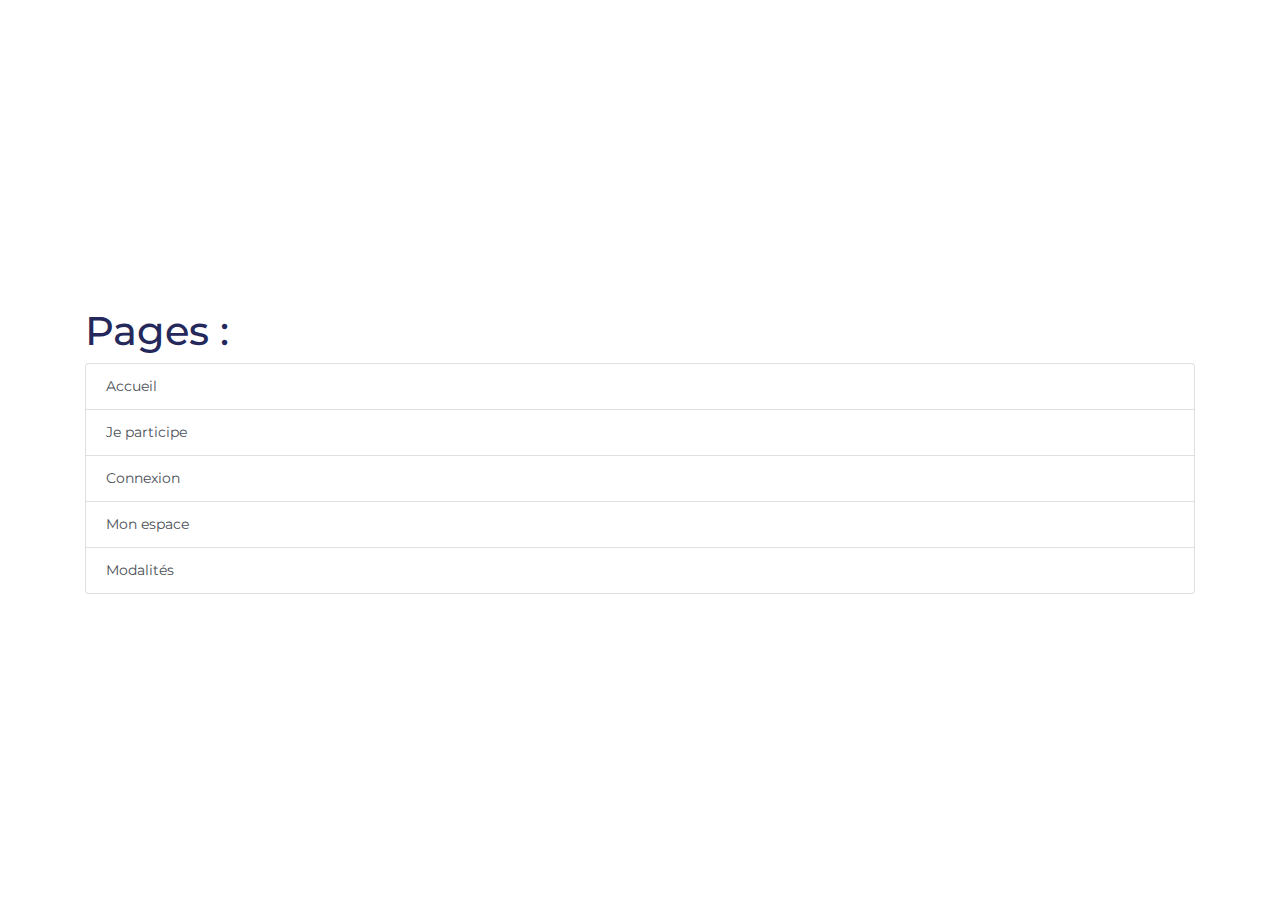
<file: index.html>
<!DOCTYPE html>
<html lang="fr">

<head>
  <meta charset="utf-8">
  <meta http-equiv="X-UA-Compatible" content="IE=edge,chrome=1">
  <meta name="viewport" content="width=device-width, initial-scale=1.0, minimum-scale=1.0, maximum-scale=1.0, user-scalable=no">
  <title>Take Off</title>
  <meta name="description" content="">
  <link rel="stylesheet" href="https://stackpath.bootstrapcdn.com/bootstrap/4.4.1/css/bootstrap.min.css" integrity="sha384-Vkoo8x4CGsO3+Hhxv8T/Q5PaXtkKtu6ug5TOeNV6gBiFeWPGFN9MuhOf23Q9Ifjh" crossorigin="anonymous">
  <link href="https://fonts.googleapis.com/css2?family=Montserrat:wght@400;700&display=swap" rel="stylesheet">
  <link rel="stylesheet" type="text/css" href="css/style.css">
</head>

<body>
  <div class="container d-flex align-items-center justify-content-center" style="height: 100vh;">
    <div class=" w-100">
      <h1>Pages :</h1>
      <div class="list-group">
        <a href="/pages/home.html" class="list-group-item list-group-item-action">Accueil</a>
        <a href="/pages/form.html" class="list-group-item list-group-item-action">Je participe</a>
        <a href="/pages/login.html" class="list-group-item list-group-item-action">Connexion</a>
        <a href="/pages/my-space.html" class="list-group-item list-group-item-action">Mon espace</a>
        <a href="/pages/modalities.html" class="list-group-item list-group-item-action">Modalités</a>
      </div>
    </div>
  </div>
</body>

</html>
</file>
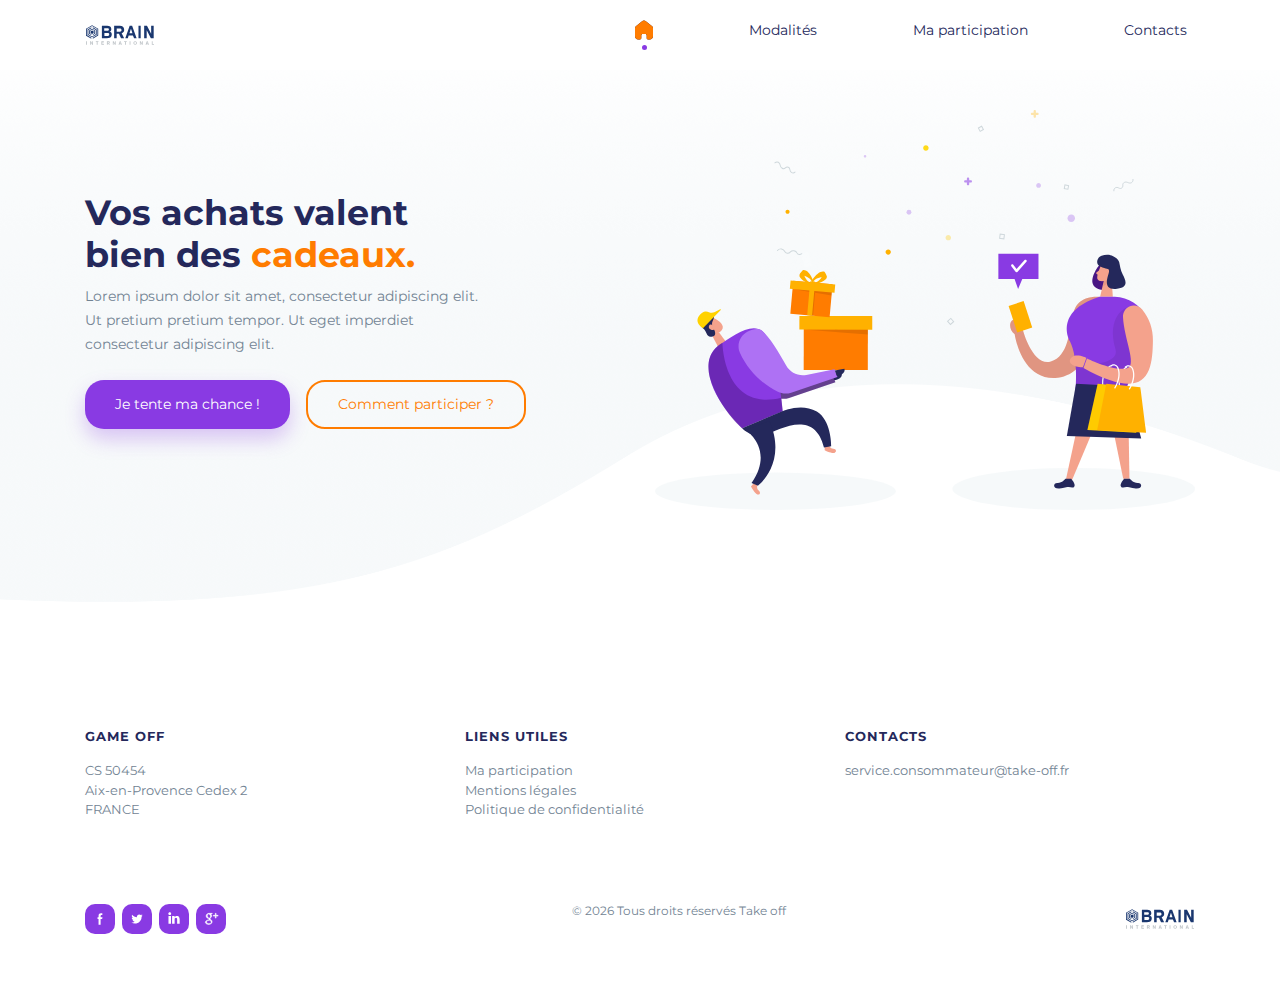
<file: home.html>
<!DOCTYPE html>
<html lang="fr">

<head>
  <meta charset="utf-8">
  <meta http-equiv="X-UA-Compatible" content="IE=edge,chrome=1">
  <meta name="viewport" content="width=device-width, initial-scale=1.0, minimum-scale=1.0, maximum-scale=1.0, user-scalable=no">
  <title>Take Off</title>
  <meta name="description" content="">
  <link rel="stylesheet" href="https://stackpath.bootstrapcdn.com/bootstrap/4.4.1/css/bootstrap.min.css" integrity="sha384-Vkoo8x4CGsO3+Hhxv8T/Q5PaXtkKtu6ug5TOeNV6gBiFeWPGFN9MuhOf23Q9Ifjh" crossorigin="anonymous">
  <link href="https://fonts.googleapis.com/css2?family=Montserrat:wght@400;700&display=swap" rel="stylesheet">
  <link rel="stylesheet" type="text/css" href="css/style.css">
</head>


<body>
  <header>
    <div class="container">
      <nav class="navbar navbar-expand-lg">
        <img src="/assets/imgs/random-logo.svg" class="brand-logo" alt="">
        <button class="btn btn-primary navbar-toggler" type="button" data-toggle="collapse" data-target="#navbarNavAltMarkup" aria-controls="navbarNavAltMarkup" aria-expanded="false" aria-label="Toggle navigation">Menu</button>
        <div class="collapse navbar-collapse justify-content-end" id="navbarNavAltMarkup">
          <div class="navbar-nav">
            <a href="" class="nav-item nav-link home-icon">
              <img src="/assets/icons/home.svg" alt="">
            </a>
            <a class="nav-item nav-link" href="#">Modalités</a>
            <a class="nav-item nav-link" href="login.html">Ma participation</a>
            <span class="nav-item nav-link contact" href="#">Contacts
              <div class="contact-popup">
                <div class="d-flex  mb-2">
                  <div class="icon">
                    <img src="/assets/icons/email.svg" alt="">
                  </div>
                  <p><b>Par mail : <a href="mailto:name@email.com">service consommateur</a> </b><br />
                    en précisant le numéro de l’offre<br />
                    et le numéro de participation.
                  </p>
                </div>
                <div class="d-flex mb-2">
                  <div class="icon">
                    <img src="/assets/icons/courrier.svg" alt="">
                  </div>
                  <p><b>Par courrier :</b><br />
                    TAKE OFF N° XXXX<br />
                    à l’attention du service consommateur<br />
                    CS 50454<br />
                    13096 Aix-en-Provence Cedex 2
                  </p>
                </div>
                <div class="d-flex align-items-center">
                  <div class="icon">
                    <img src="/assets/icons/tel.svg" alt="">
                  </div>
                  <p class="mb-0"><b>Par téléphone</b> : 04 84 49 29 00
                  </p>
                </div>
              </div>
            </span>
          </div>
        </div>
      </nav>
    </div>
  </header>
  <div class="home">
    <div class="container">
      <div class="row">
        <div class="col-lg-6 d-flex flex-column justify-content-center align-items-center align-items-lg-start">
          <div>
            <h1>Vos achats valent<br />
              bien des <span>cadeaux.</span>
            </h1>
            <p class="mb-4">Lorem ipsum dolor sit amet, consectetur adipiscing elit. Ut pretium pretium tempor. Ut eget imperdiet
              consectetur adipiscing elit.</p>
          </div>
          <div class="d-flex flex-column flex-lg-row mb-2 mb-lg-0">
            <a href="form.html" class="btn btn-primary mr-lg-3 mb-4 mb-lg-0">Je tente ma chance&nbsp;!</a>
            <button class="btn btn-secondary" type="button" data-toggle="modal" data-target="#howToModal">Comment participer&nbsp;?</button>
          </div>
        </div>
        <div class="col-lg-6">
          <img class="img-fluid" src="/assets/imgs/home-visuel.svg" alt="">
        </div>
      </div>
    </div>

    <!-- MODAL Comment participer ?  -->
    <div class="modal fade" id="howToModal" tabindex="-1" role="dialog" aria-labelledby="howToModal" aria-hidden="true">
      <div class="modal-dialog" role="document">
        <button type="button" class="close" data-dismiss="modal" aria-label="Close">
          <img class="mb-2" src="/assets/icons/close.svg" alt="">
          Fermer
        </button>
        <div class="modal-content">
          <h5 class="modal-title" id="exampleModalLabel">Comment participer&nbsp;?</h5>
          <div class="steps d-flex justify-content-between flex-column flex-lg-row">
            <div class="d-flex flex-column align-items-center mb-4 mb-lg-0">
              <img src="/assets/imgs/coordonnees.svg" alt="">
              <div class="step">1</div>
              <p>Je renseigne<br />
                mes <b>coordonnées complètes</b> </p>
            </div>
            <div class="d-flex flex-column align-items-center mb-4 mb-lg-0">
              <img src="/assets/imgs/preuves.svg" alt="">
              <div class="step">2</div>
              <p>Je joins<br />
                mes<b>preuves d’achat</b> </p>
            </div>
            <div class="d-flex flex-column align-items-center mb-4 mb-lg-0">
              <img src="/assets/imgs/demande.svg" alt="">
              <div class="step">3</div>
              <p>Je valide<br />
                ma <b>demande</b></p>
            </div>
            <div class="d-flex flex-column align-items-center">
              <img src="/assets/imgs/remboursement.svg" alt="">
              <div class="step">4</div>
              <p>J’obtiens mon <b>remboursement</b><br />
                si ma demande est conforme</p>
            </div>
          </div>
          <button type="button" class="btn btn-primary">Voir les modalités<br>
            de l’offre</button>
        </div>
      </div>
    </div>
    <!-- End MODAL Comment participer ?  -->

  </div>
  <footer>
    <div class="container">
      <div class="row">
        <div class="col-md-4">
          <h2>GAME OFF</h2>
          <ul>
            <li>CS 50454</li>
            <li>Aix-en-Provence Cedex 2</li>
            <li>FRANCE</li>
          </ul>
        </div>
        <div class="col-md-4">
          <h2>LIENS UTILES</h2>
          <ul>
            <li>
              Ma participation
            </li>
            <li>Mentions légales
            </li>
            <li>Politique de confidentialité</li>
          </ul>
        </div>
        <div class="col-md-4">
          <h2>CONTACTS</h2>
          <ul>
            <li>service.consommateur@take-off.fr</li>
          </ul>
        </div>
      </div>
      <div class="d-flex flex-column flex-md-row justify-content-between align-items-center mt-5">
        <div class="d-flex">
          <a class="social-btn" href="">
            <img src="/assets/icons/facebook.svg" alt="">
          </a>
          <a class="social-btn" href="">
            <img src="/assets/icons/twitter.svg" alt="">
          </a>
          <a class="social-btn" href="">
            <img src="/assets/icons/linkedin.svg" alt="">
          </a>
          <a class="social-btn" href="">
            <img src="/assets/icons/google+.svg" alt="">
          </a>
        </div>
        <p class="copyrights mt-3 mt-md-0">©
          <script>document.write(new Date().getFullYear())</script>
          Tous droits réservés Take off</p>
        <img src="/assets/imgs/random-logo.svg" class="brand-logo" alt="">
      </div>
    </div>
  </footer>

  <!-- JS Library -->
  <script src="https://code.jquery.com/jquery-3.4.1.slim.min.js" integrity="sha384-J6qa4849blE2+poT4WnyKhv5vZF5SrPo0iEjwBvKU7imGFAV0wwj1yYfoRSJoZ+n" crossorigin="anonymous"></script>
  <script src="https://cdn.jsdelivr.net/npm/popper.js@1.16.0/dist/umd/popper.min.js" integrity="sha384-Q6E9RHvbIyZFJoft+2mJbHaEWldlvI9IOYy5n3zV9zzTtmI3UksdQRVvoxMfooAo" crossorigin="anonymous"></script>
  <script src="https://stackpath.bootstrapcdn.com/bootstrap/4.4.1/js/bootstrap.min.js" integrity="sha384-wfSDF2E50Y2D1uUdj0O3uMBJnjuUD4Ih7YwaYd1iqfktj0Uod8GCExl3Og8ifwB6" crossorigin="anonymous"></script>
</body>

</html>
</file>
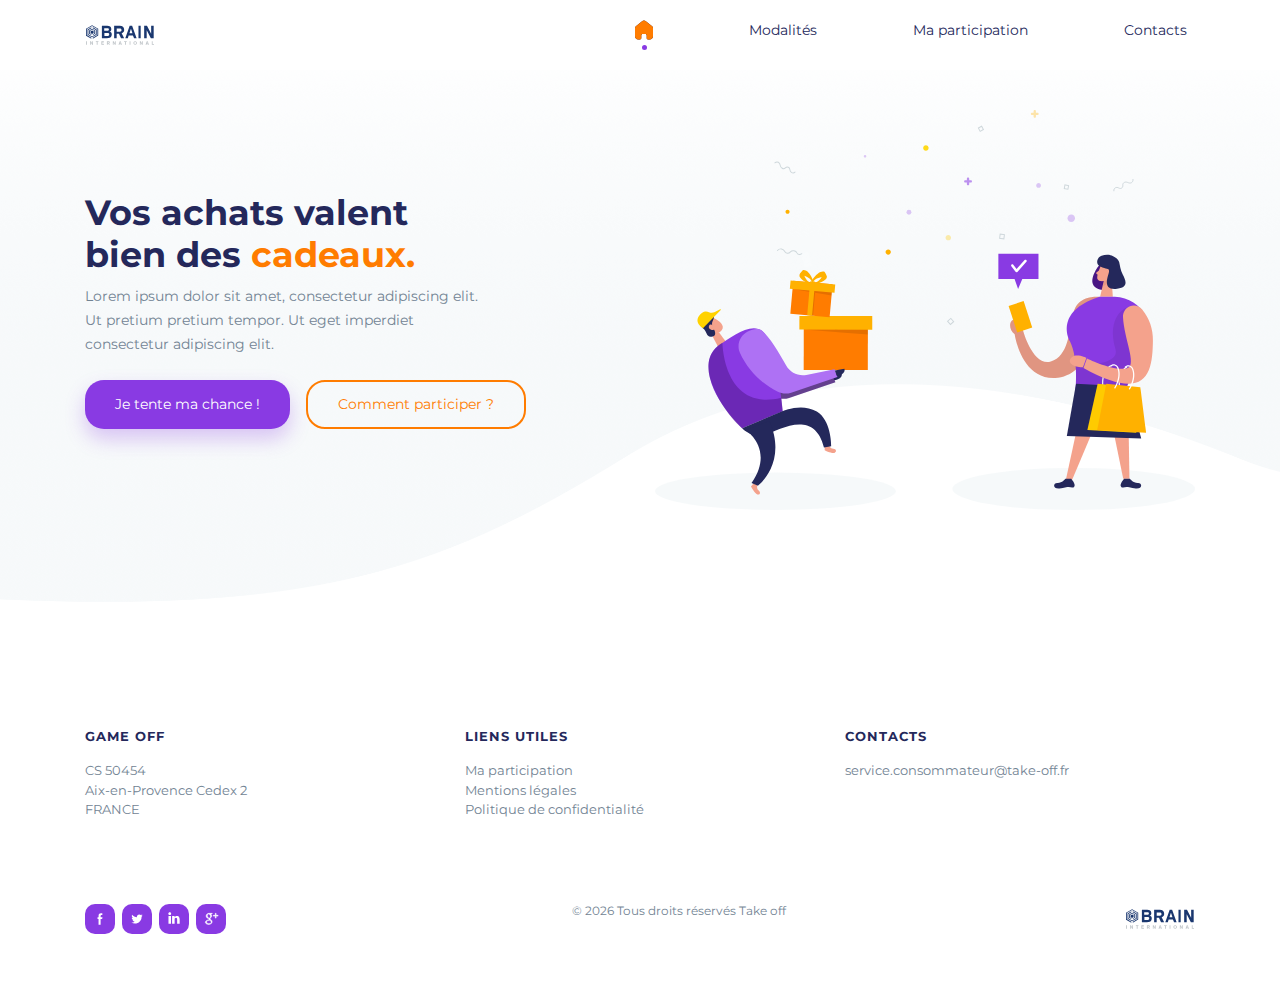
<file: pages/home.html>
<!DOCTYPE html>
<html lang="fr">

<head>
  <meta charset="utf-8">
  <meta http-equiv="X-UA-Compatible" content="IE=edge,chrome=1">
  <meta name="viewport" content="width=device-width, initial-scale=1.0, minimum-scale=1.0, maximum-scale=1.0, user-scalable=no">
  <title>Take Off</title>
  <meta name="description" content="">
  <link rel="stylesheet" href="https://stackpath.bootstrapcdn.com/bootstrap/4.4.1/css/bootstrap.min.css" integrity="sha384-Vkoo8x4CGsO3+Hhxv8T/Q5PaXtkKtu6ug5TOeNV6gBiFeWPGFN9MuhOf23Q9Ifjh" crossorigin="anonymous">
  <link href="https://fonts.googleapis.com/css2?family=Montserrat:wght@400;700&display=swap" rel="stylesheet">
  <link rel="stylesheet" type="text/css" href="/css/style.css">
</head>

<body>
  <header>
    <div class="container">
      <nav class="navbar navbar-expand-lg">
        <div>
          <img src="/assets/imgs/random-logo.svg" class="brand-logo" alt="Logo">
        </div>
        <button class="btn btn-primary navbar-toggler" type="button" data-toggle="collapse" data-target="#navbarNavAltMarkup" aria-controls="navbarNavAltMarkup" aria-expanded="false" aria-label="Toggle navigation">Menu</button>
        <div class="collapse navbar-collapse justify-content-end" id="navbarNavAltMarkup">
          <div class="navbar-nav">
            <a href="home.html" class="nav-item nav-link home-icon">
              <img src="/assets/icons/home.svg" alt="Accueil">
              <span class="d-lg-none ml-2">Accueil</span>
            </a>
            <a class="nav-item nav-link" href="#">Modalités</a>
            <a class="nav-item nav-link" href="login.html">Ma participation</a>
            <span class="nav-item nav-link contact">Contacts
              <div class="contact-popup">
                <div class="d-flex  mb-2">
                  <div class="icon">
                    <img src="/assets/icons/email.svg" alt="Email">
                  </div>
                  <p><b>Par mail : <a href="mailto:name@email.com">service consommateur</a> </b><br />
                    en précisant le numéro de l’offre<br />
                    et le numéro de participation.
                  </p>
                </div>
                <div class="d-flex mb-2">
                  <div class="icon">
                    <img src="/assets/icons/courrier.svg" alt="Par courrier :">
                  </div>
                  <p><b>Par courrier :</b><br />
                    TAKE OFF N° XXXX<br />
                    à l’attention du service consommateur<br />
                    CS 50454<br />
                    13096 Aix-en-Provence Cedex 2
                  </p>
                </div>
                <div class="d-flex align-items-center">
                  <div class="icon">
                    <img src="/assets/icons/tel.svg" alt="Par téléphone">
                  </div>
                  <p class="mb-0"><b>Par téléphone :</b><br class="d-lg-none"> 04 84 49 29 00
                  </p>
                </div>
              </div>
            </span>
          </div>
        </div>
      </nav>
    </div>
  </header>
  <div class="home">
    <div class="container">
      <div class="row">
        <div class="col-lg-6 d-flex flex-column justify-content-center align-items-center align-items-lg-start">
          <div>
            <h1>Vos achats valent<br />
              bien des <span>cadeaux.</span>
            </h1>
            <p class="mb-4">Lorem ipsum dolor sit amet, consectetur adipiscing elit. Ut pretium pretium tempor. Ut eget imperdiet
              consectetur adipiscing elit.</p>
          </div>
          <div class="d-flex flex-column flex-lg-row mb-2 mb-lg-0">
            <a href="form.html" class="btn btn-primary mr-lg-3 mb-4 mb-lg-0">Je tente ma chance&nbsp;!</a>
            <button class="btn btn-secondary" type="button" data-toggle="modal" data-target="#howToModal">Comment participer&nbsp;?</button>
          </div>
        </div>
        <div class="col-lg-6">
          <img class="img-fluid" src="/assets/imgs/home-visuel.svg" alt="Vos achats valent bien des cadeaux.">
        </div>
      </div>
    </div>

    <!-- MODAL Comment participer ?  -->
    <div class="modal fade" id="howToModal" tabindex="-1" role="dialog" aria-labelledby="howToModal" aria-hidden="true">
      <div class="modal-dialog" role="document">
        <button type="button" class="close" data-dismiss="modal" aria-label="Close">
          <img class="mb-2 d-none d-md-block" src="/assets/icons/close.svg" alt="Fermer">
          <img class="mb-2 d-md-none" src="/assets/icons/close-grey.svg" alt="Fermer">
          Fermer
        </button>
        <div class="modal-content">
          <h5 class="modal-title" id="exampleModalLabel">Comment participer&nbsp;?</h5>
          <div class="steps d-flex justify-content-between flex-column flex-lg-row">
            <div class="d-flex flex-column align-items-center mb-4 mb-lg-0">
              <img src="/assets/imgs/coordonnees.svg" alt="Je renseigne mes coordonnées complètes">
              <div class="step">1</div>
              <p>Je renseigne<br />
                mes <b>coordonnées complètes</b></p>
            </div>
            <div class="d-flex flex-column align-items-center mb-4 mb-lg-0">
              <img src="/assets/imgs/preuves.svg" alt="Je joins mes preuves d’achat">
              <div class="step">2</div>
              <p>Je joins<br />
                mes<b>preuves d’achat</b></p>
            </div>
            <div class="d-flex flex-column align-items-center mb-4 mb-lg-0">
              <img src="/assets/imgs/demande.svg" alt="Je valide ma demande">
              <div class="step">3</div>
              <p>Je valide<br />
                ma <b>demande</b></p>
            </div>
            <div class="d-flex flex-column align-items-center">
              <img src="/assets/imgs/remboursement.svg" alt="J’obtiens mon remboursement si ma demande est conforme">
              <div class="step">4</div>
              <p>J’obtiens mon <b>remboursement</b><br />
                si ma demande est conforme</p>
            </div>
          </div>
          <button type="button" class="btn btn-primary">Voir les modalités<br>
            de l’offre</button>
        </div>
      </div>
    </div>
    <!-- End MODAL Comment participer ?  -->

  </div>
  <footer>
    <div class="container">
      <div class="row">
        <div class="col-md-4">
          <h2>GAME OFF</h2>
          <ul>
            <li>CS 50454</li>
            <li>Aix-en-Provence Cedex 2</li>
            <li>FRANCE</li>
          </ul>
        </div>
        <div class="col-md-4">
          <h2>LIENS UTILES</h2>
          <ul>
            <li>
              Ma participation
            </li>
            <li>Mentions légales
            </li>
            <li>Politique de confidentialité</li>
          </ul>
        </div>
        <div class="col-md-4">
          <h2>CONTACTS</h2>
          <ul>
            <li>service.consommateur@take-off.fr</li>
          </ul>
        </div>
      </div>
      <div class="d-flex flex-column flex-md-row justify-content-between align-items-center mt-5">
        <div class="d-flex">
          <a class="social-btn" href="">
            <img src="/assets/icons/facebook.svg" alt="facebook">
          </a>
          <a class="social-btn" href="">
            <img src="/assets/icons/twitter.svg" alt="twitter">
          </a>
          <a class="social-btn" href="">
            <img src="/assets/icons/linkedin.svg" alt="linkedin">
          </a>
          <a class="social-btn" href="">
            <img src="/assets/icons/google+.svg" alt="google+">
          </a>
        </div>
        <p class="copyrights mt-3 mt-md-0">©
          <script>document.write(new Date().getFullYear())</script>
          Tous droits réservés Take off</p>
        <div>
          <img src="/assets/imgs/random-logo.svg" class="brand-logo" alt="Logo">
        </div>
      </div>
    </div>
  </footer>

  <!-- JS Library -->
  <script src="https://code.jquery.com/jquery-3.4.1.slim.min.js" integrity="sha384-J6qa4849blE2+poT4WnyKhv5vZF5SrPo0iEjwBvKU7imGFAV0wwj1yYfoRSJoZ+n" crossorigin="anonymous"></script>
  <script src="https://cdn.jsdelivr.net/npm/popper.js@1.16.0/dist/umd/popper.min.js" integrity="sha384-Q6E9RHvbIyZFJoft+2mJbHaEWldlvI9IOYy5n3zV9zzTtmI3UksdQRVvoxMfooAo" crossorigin="anonymous"></script>
  <script src="https://stackpath.bootstrapcdn.com/bootstrap/4.4.1/js/bootstrap.min.js" integrity="sha384-wfSDF2E50Y2D1uUdj0O3uMBJnjuUD4Ih7YwaYd1iqfktj0Uod8GCExl3Og8ifwB6" crossorigin="anonymous"></script>
</body>

</html>
</file>
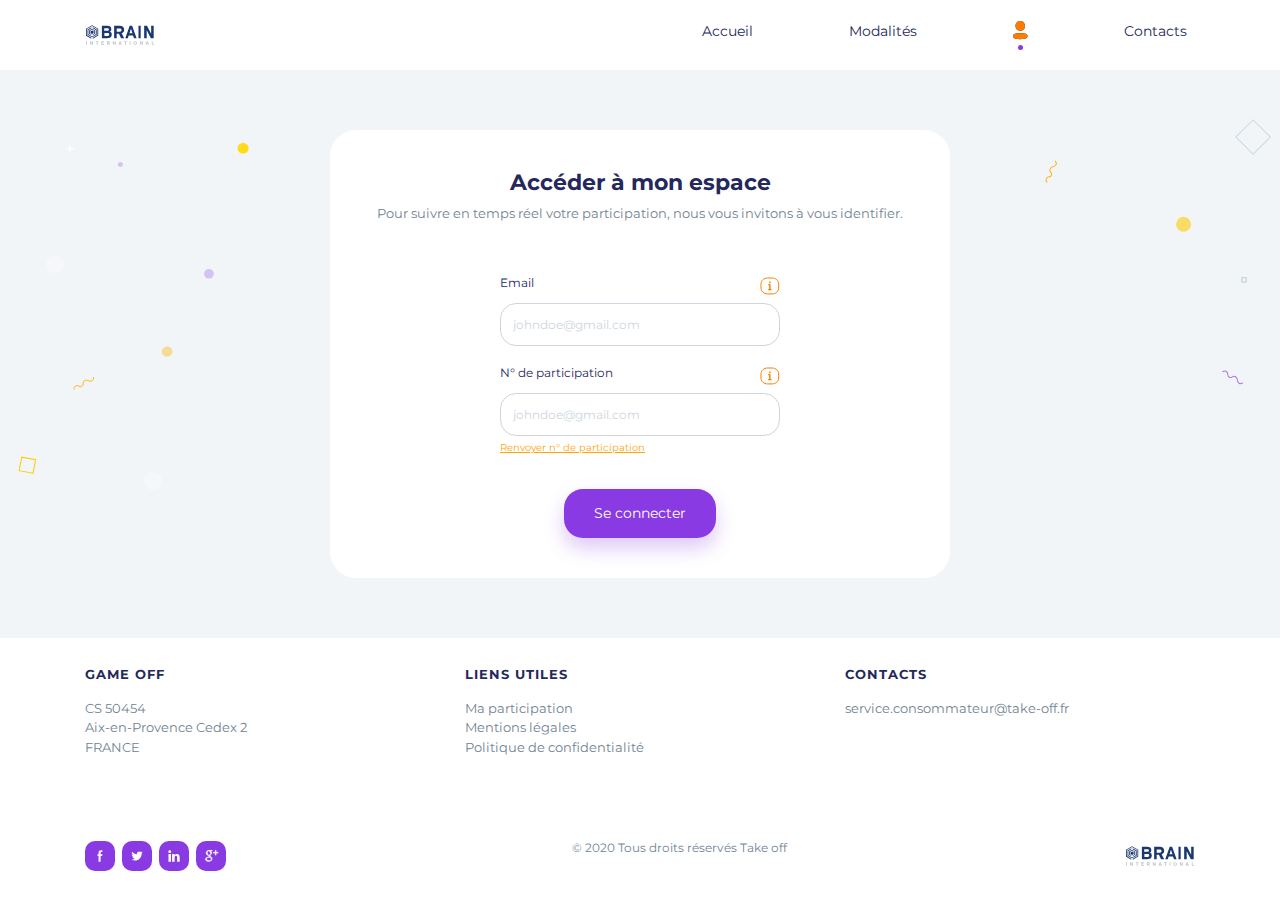
<file: pages/login.html>
<!DOCTYPE html>
<html lang="fr">

<head>
  <meta charset="utf-8">
  <meta http-equiv="X-UA-Compatible" content="IE=edge,chrome=1">
  <meta name="viewport" content="width=device-width, initial-scale=1.0, minimum-scale=1.0, maximum-scale=1.0, user-scalable=no">
  <title>Take Off</title>
  <meta name="description" content="">
  <link rel="stylesheet" href="https://stackpath.bootstrapcdn.com/bootstrap/4.4.1/css/bootstrap.min.css" integrity="sha384-Vkoo8x4CGsO3+Hhxv8T/Q5PaXtkKtu6ug5TOeNV6gBiFeWPGFN9MuhOf23Q9Ifjh" crossorigin="anonymous">
  <link href="https://fonts.googleapis.com/css2?family=Montserrat:wght@400;700&display=swap" rel="stylesheet">
  <link rel="stylesheet" type="text/css" href="/css/style.css">
</head>


<body>

  <header>
    <div class="container">
      <nav class="navbar navbar-expand-lg">
        <div>
          <img src="/assets/imgs/random-logo.svg" class="brand-logo" alt="Logo">
        </div>
        <button class="btn btn-primary navbar-toggler" type="button" data-toggle="collapse" data-target="#navbarNavAltMarkup" aria-controls="navbarNavAltMarkup" aria-expanded="false" aria-label="Toggle navigation">Menu</button>
        <div class="collapse navbar-collapse justify-content-end" id="navbarNavAltMarkup">
          <div class="navbar-nav">
            <a class="nav-item nav-link" href="home.html">Accueil</a>
            <a class="nav-item nav-link" href="#">Modalités</a>
            <a href="" class="nav-item nav-link home-icon">
              <img src="/assets/icons/account.svg" alt="Connexion">
            </a>
            <span class="nav-item nav-link contact">Contacts
              <div class="contact-popup">
                <div class="d-flex  mb-2">
                  <div class="icon">
                    <img src="/assets/icons/email.svg" alt="Email">
                  </div>
                  <p><b>Par mail : <a href="mailto:name@email.com">service consommateur</a> </b><br />
                    en précisant le numéro de l’offre<br />
                    et le numéro de participation.
                  </p>
                </div>
                <div class="d-flex mb-2">
                  <div class="icon">
                    <img src="/assets/icons/courrier.svg" alt="Par courrier :">
                  </div>
                  <p><b>Par courrier :</b><br />
                    TAKE OFF N° XXXX<br />
                    à l’attention du service consommateur<br />
                    CS 50454<br />
                    13096 Aix-en-Provence Cedex 2
                  </p>
                </div>
                <div class="d-flex align-items-center">
                  <div class="icon">
                    <img src="/assets/icons/tel.svg" alt="Par téléphone">
                  </div>
                  <p class="mb-0"><b>Par téléphone :</b><br class="d-lg-none"> 04 84 49 29 00
                  </p>
                </div>
              </div>
            </span>
          </div>
        </div>
      </nav>
    </div>
  </header>

  <div class="login">
    <div class="container">
      <div class="login-container">
        <h1>Accéder à mon espace</h1>
        <p class="instruction">Pour suivre en temps réel votre participation, nous vous invitons à vous identifier.</p>
        <form class="login-form mt-5">

          <div class="form-group">
            <div class="d-flex justify-content-between align-items-center mb-2">
              <label class="mb-0">Email</label>
              <img class="custom-tooltip" data-toggle="tooltip" data-placement="top" data-html="true" title="
                <p>Votre remboursement sera effectué par <b>virement bancaire</b>. 
                Merci d’indiquer votre IBAN figurant sur votre RIB.</p>
                <p>Un IBAN/BIC permet uniquement d’effectuer des virements sur votre compte. Ce site garantit la <b>protection de des informations</b> saisies (vos données sont chiffrées puis envoyées de manière sécurisée au serveur).</p>
                <p>Vos coordonnées seront uniquement utilisées pour répondre à votre demande et ne seront ni stockées, ni utilisées à d’autres fins.</p>" src="/assets/icons/info.svg" alt="Informations">
            </div>
            <input placeholder="johndoe@gmail.com" type="text" class="form-control" id="firstName">
            <div class="invalid-feedback">
              Exemple 0615839278
            </div>
          </div>

          <div class="form-group">
            <div class="d-flex justify-content-between align-items-center mb-2">
              <label class="mb-0">N° de participation</label>
              <img class="custom-tooltip" data-toggle="tooltip" data-placement="top" data-html="true" title="
                <p>Votre remboursement sera effectué par <b>virement bancaire</b>. 
                Merci d’indiquer votre IBAN figurant sur votre RIB.</p>
                <p>Un IBAN/BIC permet uniquement d’effectuer des virements sur votre compte. Ce site garantit la <b>protection de des informations</b> saisies (vos données sont chiffrées puis envoyées de manière sécurisée au serveur).</p>
                <p>Vos coordonnées seront uniquement utilisées pour répondre à votre demande et ne seront ni stockées, ni utilisées à d’autres fins.</p>" src="/assets/icons/info.svg" alt="Informations">
            </div>
            <input placeholder="johndoe@gmail.com" type="text" class="form-control" id="firstName">
            <div class="invalid-feedback">
              Exemple 0615839278
            </div>
            <a class="form-link" href="">Renvoyer n° de participation</a>
          </div>

          <button class="btn btn-primary mt-3" type="submit">Se connecter</button>
        </form>
      </div>
    </div>
  </div>

  <footer>
    <div class="container">
      <div class="row">
        <div class="col-lg-4">
          <h2>GAME OFF</h2>
          <ul>
            <li>CS 50454</li>
            <li>Aix-en-Provence Cedex 2</li>
            <li>FRANCE</li>
          </ul>
        </div>
        <div class="col-lg-4">
          <h2>LIENS UTILES</h2>
          <ul>
            <li>
              Ma participation
            </li>
            <li>Mentions légales
            </li>
            <li>Politique de confidentialité</li>
          </ul>
        </div>
        <div class="col-lg-4">
          <h2>CONTACTS</h2>
          <ul>
            <li>service.consommateur@take-off.fr</li>
          </ul>
        </div>
      </div>
      <div class="d-flex flex-column flex-lg-row justify-content-between align-items-center mt-5">
        <div class="d-flex">
          <a class="social-btn" href="">
            <img src="/assets/icons/facebook.svg" alt="facebook">
          </a>
          <a class="social-btn" href="">
            <img src="/assets/icons/twitter.svg" alt="twitter">
          </a>
          <a class="social-btn" href="">
            <img src="/assets/icons/linkedin.svg" alt="linkedin">
          </a>
          <a class="social-btn" href="">
            <img src="/assets/icons/google+.svg" alt="google+">
          </a>
        </div>
        <p class="copyrights">© 2020 Tous droits réservés Take off</p>
        <div>
          <img src="/assets/imgs/random-logo.svg" class="brand-logo" alt="Logo">
        </div>
      </div>
    </div>
  </footer>

  <!-- JS Library -->

  <script src="https://code.jquery.com/jquery-3.4.1.slim.min.js" integrity="sha384-J6qa4849blE2+poT4WnyKhv5vZF5SrPo0iEjwBvKU7imGFAV0wwj1yYfoRSJoZ+n" crossorigin="anonymous"></script>
  <script src="https://cdn.jsdelivr.net/npm/popper.js@1.16.0/dist/umd/popper.min.js" integrity="sha384-Q6E9RHvbIyZFJoft+2mJbHaEWldlvI9IOYy5n3zV9zzTtmI3UksdQRVvoxMfooAo" crossorigin="anonymous"></script>
  <script src="https://stackpath.bootstrapcdn.com/bootstrap/4.4.1/js/bootstrap.min.js" integrity="sha384-wfSDF2E50Y2D1uUdj0O3uMBJnjuUD4Ih7YwaYd1iqfktj0Uod8GCExl3Og8ifwB6" crossorigin="anonymous"></script>
  <script src="/js.js"></script>
</body>

</html>
</file>
<file: css/style.css>
body {
  font-family: "Montserrat", sans-serif;
  font-weight: 400;
  color: #24285b;
  font-size: 14px;
}

ul {
  padding: 0;
}

li {
  list-style-type: none;
}

a {
  color: #24285b;
  cursor: pointer;
}

a:hover {
  color: #24285b;
  text-decoration: underline;
}

a.nav-link:hover {
  color: #24285b;
  text-decoration: underline;
}

.btn {
  border-radius: 19px;
  min-height: 49px;
  padding: 7px 30px;
  font-size: 14px;
  color: white;
  display: -webkit-box;
  display: -ms-flexbox;
  display: flex;
  -webkit-box-pack: center;
      -ms-flex-pack: center;
          justify-content: center;
  -webkit-box-align: center;
      -ms-flex-align: center;
          align-items: center;
  line-height: 18px;
}

.btn:hover {
  color: white;
}

.btn-primary {
  border: none;
  background-color: #893ae3;
  -webkit-box-shadow: 0 10px 20px 0 rgba(137, 58, 227, 0.28);
          box-shadow: 0 10px 20px 0 rgba(137, 58, 227, 0.28);
}

.btn-primary:hover {
  background-color: #893ae3;
}

.btn-secondary {
  background: transparent;
  color: #ff7c00;
  border-color: #ff7c00;
  border-width: 2px;
}

.btn-secondary:hover {
  background: transparent;
  color: #ff7c00;
  border-color: #ff7c00;
}

.btn-secondary:focus {
  background: transparent;
  color: #ff7c00;
  border-color: #ff7c00;
  -webkit-box-shadow: unset;
          box-shadow: unset;
}

.btn-form {
  border: none;
  background-color: #ff7c00;
  -webkit-box-shadow: 0 10px 20px 0 rgba(255, 124, 0, 0.28);
          box-shadow: 0 10px 20px 0 rgba(255, 124, 0, 0.28);
}

.btn-form:disabled {
  background-color: #ff7c00;
}

.brand-logo {
  height: 70px;
}

form .form-control {
  border-radius: 16px;
  border-color: #cdd6de;
  font-size: 12px;
  resize: none;
  color: #cdd6de;
  display: -webkit-box;
  display: -ms-flexbox;
  display: flex;
  -webkit-box-align: center;
      -ms-flex-align: center;
          align-items: center;
}

@media (min-width: 992px) {
  form .form-control {
    width: 280px;
  }
}

form .form-control:focus {
  border-color: #893ae3;
  outline: none;
  -webkit-box-shadow: none;
          box-shadow: none;
}

form .form-control::-webkit-input-placeholder {
  color: #cdd6de;
}

form .form-control:not(textarea) {
  height: 43px;
}

form label {
  font-size: 12px;
}

form .custom-checkbox .custom-control-input:checked ~ .custom-control-label::before {
  background-color: #893ae3 !important;
  border-color: #893ae3 !important;
}

form .custom-checkbox .custom-control-input.is-valid ~ .custom-control-label {
  color: #728393;
}

form .custom-checkbox .custom-control-input.is-invalid ~ .custom-control-label {
  color: #728393;
}

form .custom-checkbox .custom-control-input.is-invalid ~ .custom-control-label::before {
  border-color: #893ae3 !important;
}

form .custom-checkbox .custom-control-input:focus:before {
  -webkit-box-shadow: unset !important;
          box-shadow: unset !important;
  border-color: #893ae3 !important;
}

form .custom-checkbox .custom-control-input:before {
  -webkit-box-shadow: unset !important;
          box-shadow: unset !important;
  border-color: #893ae3 !important;
}

form .custom-control-label {
  color: #728393;
  padding: 3px;
  cursor: pointer;
}

.custom-tooltip {
  padding-top: 5px;
}

.tooltip .tooltip-inner {
  opacity: 1;
  background-color: white;
  -webkit-box-shadow: 0 7px 34px 0 rgba(114, 131, 147, 0.21);
          box-shadow: 0 7px 34px 0 rgba(114, 131, 147, 0.21);
  border-radius: 10px;
  color: #24285b;
  max-width: 436px;
  padding: 20px 20px 10px;
  text-align: left;
  font-size: 11px;
}

.tooltip.show {
  opacity: 1;
}

.tooltip .arrow:before {
  border-top-color: white;
}

.modal {
  background-color: rgba(73, 22, 131, 0.8);
}

@media (min-width: 992px) {
  .modal .modal-dialog {
    max-width: 850px;
  }
}

.modal .close {
  font-size: 12px;
  text-shadow: none;
  font-weight: 400;
  display: -webkit-box;
  display: -ms-flexbox;
  display: flex;
  -webkit-box-orient: vertical;
  -webkit-box-direction: normal;
      -ms-flex-direction: column;
          flex-direction: column;
  -webkit-box-align: center;
      -ms-flex-align: center;
          align-items: center;
  position: absolute;
  opacity: 1;
  cursor: pointer;
  right: 20px;
  top: 20px;
  z-index: 1;
  color: #cdd6de;
}

@media (min-width: 768px) {
  .modal .close {
    right: -70px;
    top: unset;
    color: white;
  }
}

.modal .modal-content {
  padding: 40px 80px;
  border-radius: 26px;
  display: -webkit-box;
  display: -ms-flexbox;
  display: flex;
  -webkit-box-align: center;
      -ms-flex-align: center;
          align-items: center;
}

.modal .modal-content h5 {
  font-size: 20px;
  font-weight: 700;
  text-align: center;
  margin-bottom: 30px;
}

header .navbar {
  padding: 0;
}

header .navbar .navbar-collapse {
  background-color: #893ae3;
  color: white;
  border-radius: 20px;
}

@media (min-width: 992px) {
  header .navbar .navbar-collapse {
    background-color: transparent;
  }
}

header .navbar .nav-link {
  position: relative;
  border-bottom: 1px solid rgba(255, 255, 255, 0.4);
  padding: 15px 30px;
  color: white;
}

@media (min-width: 992px) {
  header .navbar .nav-link {
    margin-left: 80px;
    border-bottom: none;
    color: #24285b;
  }
}

header .navbar .nav-link.contact:hover .contact-popup {
  display: block;
  opacity: 1;
}

header .navbar .home-icon {
  display: -webkit-box;
  display: -ms-flexbox;
  display: flex;
  -webkit-box-align: center;
      -ms-flex-align: center;
          align-items: center;
}

@media (min-width: 992px) {
  header .navbar .home-icon {
    -webkit-box-orient: vertical;
    -webkit-box-direction: normal;
        -ms-flex-direction: column;
            flex-direction: column;
  }
}

header .navbar .home-icon::after {
  margin-top: 5px;
  content: "";
  display: block;
  width: 5px;
  height: 5px;
  border-radius: 5px;
  background-color: #893ae3;
}

header .contact-popup {
  -webkit-transition: opacity 0.2s;
  transition: opacity 0.2s;
  display: none;
  opacity: 0;
  position: absolute;
  background-color: white;
  -webkit-box-shadow: 0 7px 34px 0 rgba(114, 131, 147, 0.21);
          box-shadow: 0 7px 34px 0 rgba(114, 131, 147, 0.21);
  border-radius: 10px;
  max-width: 430px;
  width: 100%;
  left: 0;
  top: 50px;
  padding: 30px 20px 30px 0;
  z-index: 2;
  line-height: 18px;
  color: #24285b;
}

@media (min-width: 992px) {
  header .contact-popup {
    width: 430px;
    right: 0;
    left: unset;
    top: 45px;
  }
}

header .contact-popup::before {
  content: "";
  position: absolute;
  top: -7px;
  left: 50px;
  display: block;
  width: 0;
  height: 0;
  border-left: 8px solid transparent;
  border-right: 8px solid transparent;
  border-bottom: 8px solid white;
}

@media (min-width: 992px) {
  header .contact-popup::before {
    right: 32px;
    left: unset;
  }
}

header .contact-popup .icon {
  -ms-flex-negative: 0;
      flex-shrink: 0;
  margin: 0 20px;
  background-color: #893ae3;
  width: 35px;
  height: 35px;
  display: -webkit-box;
  display: -ms-flexbox;
  display: flex;
  -webkit-box-align: center;
      -ms-flex-align: center;
          align-items: center;
  -webkit-box-pack: center;
      -ms-flex-pack: center;
          justify-content: center;
  border-radius: 35px;
}

header .contact-popup a {
  text-decoration: underline;
}

.home {
  background-image: url("/assets/imgs/home-background.png");
  background-size: cover;
  background-position: center;
  padding: 40px 0 140px;
  margin-bottom: 50px;
}

.home h1 {
  font-size: 30px;
  font-weight: 700;
}

@media (min-width: 992px) {
  .home h1 {
    font-size: 35px;
  }
}

.home h1 span {
  color: #ff7c00;
}

.home p {
  max-width: 400px;
  color: #728393;
  line-height: 24px;
}

.home .modal .modal-content .steps {
  margin-bottom: 40px;
  width: 100%;
}

.home .modal .modal-content .steps > *:first-child img {
  margin-bottom: -30px;
}

.home .modal .modal-content .steps > *:nth-child(2) img {
  margin-bottom: -10px;
}

.home .modal .modal-content .steps > *:nth-child(3) img {
  margin-bottom: 27px;
}

.home .modal .modal-content .steps > *:nth-child(4) img {
  margin-bottom: 42px;
}

.home .modal .modal-content p {
  color: #24285b;
  font-size: 13px;
  text-align: center;
  line-height: 17px;
  margin-top: 15px;
}

.home .modal .modal-content .step {
  height: 32px;
  width: 32px;
  border: 2px solid #cdd6de;
  border-radius: 32px;
  display: -webkit-box;
  display: -ms-flexbox;
  display: flex;
  -webkit-box-pack: center;
      -ms-flex-pack: center;
          justify-content: center;
  -webkit-box-align: center;
      -ms-flex-align: center;
          align-items: center;
}

.home .modal .modal-content .btn {
  height: 58px;
}

footer {
  padding: 30px 0;
}

footer h2 {
  font-size: 13px;
  color: #24285b;
  font-weight: 700;
  letter-spacing: 1px;
  line-height: 12px;
  margin-bottom: 19px;
  margin-top: 15px;
}

@media (min-width: 992px) {
  footer h2 {
    margin-top: 0px;
  }
}

footer li {
  font-size: 13px;
  color: #728393;
}

footer .social-btn {
  background-color: #893ae3;
  width: 30px;
  height: 30px;
  display: -webkit-box;
  display: -ms-flexbox;
  display: flex;
  -webkit-box-pack: center;
      -ms-flex-pack: center;
          justify-content: center;
  -webkit-box-align: center;
      -ms-flex-align: center;
          align-items: center;
  border-radius: 10px;
  margin-right: 7px;
}

footer .copyrights {
  color: #728393;
  font-size: 12px;
}

.form,
.modalities {
  background-image: url("/assets/imgs/form-bg.svg");
  background-size: cover;
  background-position: top center;
  padding: 60px 0;
}

.form .form-container,
.form .modalities-container,
.modalities .form-container,
.modalities .modalities-container {
  background-color: white;
  border-radius: 26px;
  max-width: 980px;
  margin: auto;
}

.form .form-container h1,
.form .modalities-container h1,
.modalities .form-container h1,
.modalities .modalities-container h1 {
  font-weight: 700;
  text-align: center;
  font-size: 20px;
}

@media (min-width: 992px) {
  .form .form-container h1,
  .form .modalities-container h1,
  .modalities .form-container h1,
  .modalities .modalities-container h1 {
    font-size: 22px;
  }
}

.form .form-container .instruction,
.form .modalities-container .instruction,
.modalities .form-container .instruction,
.modalities .modalities-container .instruction {
  color: #728393;
  font-size: 13px;
  text-align: center;
}

.form .form-container .instruction .orange,
.form .modalities-container .instruction .orange,
.modalities .form-container .instruction .orange,
.modalities .modalities-container .instruction .orange {
  color: #ff7c00;
}

.form .form-container .nav,
.form .modalities-container .nav,
.modalities .form-container .nav,
.modalities .modalities-container .nav {
  display: -webkit-box;
  display: -ms-flexbox;
  display: flex;
  padding: 10px 0;
  height: 60px;
}

.form .form-container .nav .icon-grey,
.form .modalities-container .nav .icon-grey,
.modalities .form-container .nav .icon-grey,
.modalities .modalities-container .nav .icon-grey {
  fill: #cdd6de;
  stroke: #cdd6de;
}

.form .form-container .nav #validation-text,
.form .form-container .nav #shop-text,
.form .modalities-container .nav #validation-text,
.form .modalities-container .nav #shop-text,
.modalities .form-container .nav #validation-text,
.modalities .form-container .nav #shop-text,
.modalities .modalities-container .nav #validation-text,
.modalities .modalities-container .nav #shop-text {
  display: none;
}

@media (min-width: 576px) {
  .form .form-container .nav #validation-text,
  .form .form-container .nav #shop-text,
  .form .modalities-container .nav #validation-text,
  .form .modalities-container .nav #shop-text,
  .modalities .form-container .nav #validation-text,
  .modalities .form-container .nav #shop-text,
  .modalities .modalities-container .nav #validation-text,
  .modalities .modalities-container .nav #shop-text {
    display: block;
  }
}

@media (min-width: 576px) {
  .form .form-container .nav #shop-icon,
  .form .form-container .nav #validation-icon,
  .form .modalities-container .nav #shop-icon,
  .form .modalities-container .nav #validation-icon,
  .modalities .form-container .nav #shop-icon,
  .modalities .form-container .nav #validation-icon,
  .modalities .modalities-container .nav #shop-icon,
  .modalities .modalities-container .nav #validation-icon {
    display: none;
  }
}

.form .form-container .nav .nav-link,
.form .modalities-container .nav .nav-link,
.modalities .form-container .nav .nav-link,
.modalities .modalities-container .nav .nav-link {
  display: -webkit-box;
  display: -ms-flexbox;
  display: flex;
  -webkit-box-flex: 0;
      -ms-flex: 0 0 33.33%;
          flex: 0 0 33.33%;
  -webkit-box-pack: center;
      -ms-flex-pack: center;
          justify-content: center;
  -webkit-box-align: center;
      -ms-flex-align: center;
          align-items: center;
  padding: 0;
}

.form .form-container .progress-bar-container,
.form .modalities-container .progress-bar-container,
.modalities .form-container .progress-bar-container,
.modalities .modalities-container .progress-bar-container {
  height: 2px;
  width: 100%;
  background-color: #ebf1f4;
}

.form .form-container .progress-bar-container .progress-bar,
.form .modalities-container .progress-bar-container .progress-bar,
.modalities .form-container .progress-bar-container .progress-bar,
.modalities .modalities-container .progress-bar-container .progress-bar {
  width: 15.5%;
  height: 2px;
  background-color: #893ae3;
  -webkit-transition: width 0.2s;
  transition: width 0.2s;
}

.form .form-container .tab-content,
.form .modalities-container .tab-content,
.modalities .form-container .tab-content,
.modalities .modalities-container .tab-content {
  font-size: 12px;
}

.form .form-container .tab-content .custom-radio .custom-control-label::before,
.form .modalities-container .tab-content .custom-radio .custom-control-label::before,
.modalities .form-container .tab-content .custom-radio .custom-control-label::before,
.modalities .modalities-container .tab-content .custom-radio .custom-control-label::before {
  border-radius: 7px;
  border: 1px solid #cdd6de;
  width: 20px;
  height: 20px;
}

.form .form-container .tab-content .custom-radio .custom-control-input:checked ~ .custom-control-label::before,
.form .modalities-container .tab-content .custom-radio .custom-control-input:checked ~ .custom-control-label::before,
.modalities .form-container .tab-content .custom-radio .custom-control-input:checked ~ .custom-control-label::before,
.modalities .modalities-container .tab-content .custom-radio .custom-control-input:checked ~ .custom-control-label::before {
  background-color: transparent;
}

.form .form-container .tab-content .custom-radio .custom-control-input:checked ~ .custom-control-label::after,
.form .modalities-container .tab-content .custom-radio .custom-control-input:checked ~ .custom-control-label::after,
.modalities .form-container .tab-content .custom-radio .custom-control-input:checked ~ .custom-control-label::after,
.modalities .modalities-container .tab-content .custom-radio .custom-control-input:checked ~ .custom-control-label::after {
  content: "";
  background-image: none;
  width: 8px;
  height: 8px;
  border-radius: 8px;
  background-color: #ff7c00;
  top: 10px;
  left: -18px;
}

.form .form-container .tab-content .custom-radio .custom-control-label,
.form .modalities-container .tab-content .custom-radio .custom-control-label,
.modalities .form-container .tab-content .custom-radio .custom-control-label,
.modalities .modalities-container .tab-content .custom-radio .custom-control-label {
  padding: 5px;
  cursor: pointer;
}

.form .form-container .form-content,
.form .modalities-container .form-content,
.modalities .form-container .form-content,
.modalities .modalities-container .form-content {
  padding: 20px;
}

@media (min-width: 768px) {
  .form .form-container .form-content,
  .form .modalities-container .form-content,
  .modalities .form-container .form-content,
  .modalities .modalities-container .form-content {
    padding: 40px 140px;
  }
}

.form .custom-select,
.modalities .custom-select {
  display: block;
  color: #cdd6de;
}

.form h2,
.modalities h2 {
  font-size: 18px;
  font-weight: 700;
}

.form .form-footer,
.modalities .form-footer {
  border-top: 2px solid #ebf1f4;
  padding: 10px 20px;
  display: -webkit-box;
  display: -ms-flexbox;
  display: flex;
  -webkit-box-align: center;
      -ms-flex-align: center;
          align-items: center;
  -webkit-box-pack: justify;
      -ms-flex-pack: justify;
          justify-content: space-between;
}

@media (min-width: 576px) {
  .form .form-footer,
  .modalities .form-footer {
    padding: 10px 140px;
  }
}

.form .back-btn,
.modalities .back-btn {
  color: #893ae3;
}

.form .file-upload,
.modalities .file-upload {
  width: 100%;
  height: 91px;
  border: 2px solid #cdd6de;
  border-radius: 10px;
  display: -webkit-box;
  display: -ms-flexbox;
  display: flex;
  -webkit-box-pack: center;
      -ms-flex-pack: center;
          justify-content: center;
  -webkit-box-align: center;
      -ms-flex-align: center;
          align-items: center;
  z-index: 1;
}

.form .file-upload .body,
.modalities .file-upload .body {
  z-index: 0;
  display: -webkit-box;
  display: -ms-flexbox;
  display: flex;
  -webkit-box-align: center;
      -ms-flex-align: center;
          align-items: center;
}

.form .file-upload .body img,
.modalities .file-upload .body img {
  margin-right: 3px;
}

.form .file-upload #file,
.modalities .file-upload #file {
  display: none;
}

.form .file-upload .btn,
.modalities .file-upload .btn {
  color: #893ae3;
  font-size: 12px;
  padding: 0;
  border: none;
}

.form .file-upload.drag-over,
.modalities .file-upload.drag-over {
  border-color: #893ae3;
}

.form .invoice-separator,
.modalities .invoice-separator {
  display: -webkit-box;
  display: -ms-flexbox;
  display: flex;
  -webkit-box-align: center;
      -ms-flex-align: center;
          align-items: center;
  margin: 30px 0 40px;
}

.form .invoice-separator hr,
.modalities .invoice-separator hr {
  margin: 0 10px 0 0;
  width: 100%;
}

.form .invoice-separator > img,
.modalities .invoice-separator > img {
  cursor: pointer;
}

.form .info-block,
.modalities .info-block {
  display: -webkit-box;
  display: -ms-flexbox;
  display: flex;
  background-color: #893ae3;
  color: white;
  padding: 20px 0;
  border-radius: 10px;
  -webkit-box-align: center;
      -ms-flex-align: center;
          align-items: center;
}

.form .info-block > *:first-child,
.modalities .info-block > *:first-child {
  display: -webkit-box;
  display: -ms-flexbox;
  display: flex;
  -webkit-box-pack: center;
      -ms-flex-pack: center;
          justify-content: center;
  -webkit-box-align: center;
      -ms-flex-align: center;
          align-items: center;
  -webkit-box-flex: 0;
      -ms-flex: 0 0 40%;
          flex: 0 0 40%;
}

.form #feedback,
.modalities #feedback {
  max-width: 700px;
  display: none;
}

.form h3,
.modalities h3 {
  font-size: 13px;
}

.form .file-status,
.modalities .file-status {
  display: -webkit-box;
  display: -ms-flexbox;
  display: flex;
  -webkit-box-pack: justify;
      -ms-flex-pack: justify;
          justify-content: space-between;
  -webkit-box-align: center;
      -ms-flex-align: center;
          align-items: center;
  margin: 20px 0 40px 0;
  width: 100%;
}

@media (min-width: 992px) {
  .form .file-status,
  .modalities .file-status {
    margin: 20px 0 40px 15px;
    width: 400px;
    -webkit-box-orient: horizontal;
    -webkit-box-direction: normal;
        -ms-flex-direction: row;
            flex-direction: row;
  }
}

.form .file-status.error,
.modalities .file-status.error {
  width: 100%;
}

@media (min-width: 992px) {
  .form .file-status.error,
  .modalities .file-status.error {
    margin: 20px 0 40px 0;
    width: 550px;
  }
}

.form .file-status.error img,
.modalities .file-status.error img {
  margin: 0 15px;
}

.form .file-status .progress-bar,
.modalities .file-status .progress-bar {
  margin: 0 15px;
  width: 90px;
  height: 6px;
  background-color: #ebf1f4;
  border-radius: 8px;
}

.form .file-status .progress-bar .bar,
.modalities .file-status .progress-bar .bar {
  width: 70%;
  height: 6px;
  border-radius: 8px 0 0 8px;
  background-color: #31e1a9;
}

.form .file-status img,
.modalities .file-status img {
  width: 12px;
  cursor: pointer;
}

.form .file-status span,
.modalities .file-status span {
  color: #728393;
  margin: 0 15px;
}

.form .file-status .error,
.modalities .file-status .error {
  background-color: #feedf0;
  padding: 10px 15px;
  color: #fb4064;
  display: -webkit-box;
  display: -ms-flexbox;
  display: flex;
  -webkit-box-pack: justify;
      -ms-flex-pack: justify;
          justify-content: space-between;
  width: auto;
}

@media (min-width: 992px) {
  .form .file-status .error,
  .modalities .file-status .error {
    width: 400px;
  }
}

.form .file-status .error span,
.modalities .file-status .error span {
  color: #fb4064;
  margin: 0 0 0 15px;
}

.form .file-status .btn,
.modalities .file-status .btn {
  color: #893ae3;
  padding: 0;
}

.form .input-icon,
.modalities .input-icon {
  position: absolute;
  right: 15px;
  top: 10px;
}

.form .check-list,
.modalities .check-list {
  position: relative;
}

.form .check-list .check-list-items,
.modalities .check-list .check-list-items {
  padding: 5px 0;
  display: none;
  position: absolute;
  background-color: white;
  border-radius: 16px;
  border: solid 1px #893ae3;
  font-size: 12px;
  left: 0;
  right: 0;
  z-index: 1;
  top: 100%;
}

.form .check-list .check-list-items .custom-checkbox,
.modalities .check-list .check-list-items .custom-checkbox {
  padding: 5px;
  left: 30px;
}

.form .check-list:after,
.modalities .check-list:after {
  position: absolute;
  content: "";
  top: 17px;
  right: 15px;
  width: 0;
  height: 0;
  border: 6px solid transparent;
  border-color: #728393 transparent transparent transparent;
}

.login {
  background-image: url("/assets/imgs/login-bg.svg");
  background-size: cover;
  background-position: top center;
  padding: 60px 0;
}

.login .login-container {
  background-color: white;
  border-radius: 26px;
  max-width: 620px;
  margin: auto;
  padding: 40px;
}

.login .login-container h1 {
  font-size: 22px;
  font-weight: 700;
  text-align: center;
}

.login .login-container .instruction {
  color: #728393;
  font-size: 13px;
  text-align: center;
}

.login .login-container .instruction .orange {
  color: #ff7c00;
}

.login .login-container .login-form {
  display: -webkit-box;
  display: -ms-flexbox;
  display: flex;
  -webkit-box-orient: vertical;
  -webkit-box-direction: normal;
      -ms-flex-direction: column;
          flex-direction: column;
  -webkit-box-align: center;
      -ms-flex-align: center;
          align-items: center;
}

.login .login-container .login-form .form-link {
  color: orange;
  text-decoration: underline;
  font-size: 10px;
}

.login .nav-tabs {
  border: none;
  -webkit-box-pack: center;
      -ms-flex-pack: center;
          justify-content: center;
}

.login .nav-tabs .nav-link {
  border: none;
  color: #728393;
  padding: 10px 40px;
}

@media (min-width: 576px) {
  .login .nav-tabs .nav-link {
    padding: 10px 60px;
  }
}

.login .nav-tabs .nav-link.active {
  color: #24285b;
}

.login .tab-content {
  background-color: white;
  border-radius: 10px;
  -webkit-box-shadow: 0 12px 80px 0 rgba(114, 131, 147, 0.12);
          box-shadow: 0 12px 80px 0 rgba(114, 131, 147, 0.12);
  padding: 60px 20px;
}

@media (min-width: 576px) {
  .login .tab-content {
    padding: 60px;
  }
}

.login .tab-content .tab-pane {
  min-height: 300px;
}

.login .tab-content h3 {
  font-size: 14px;
  font-weight: 600;
}

.login .tab-content li {
  font-size: 13px;
  color: #728393;
}

.login .tab-content li span {
  color: #24285b;
}

.login .tab-content .steps {
  margin: 30px 0 60px;
  display: -webkit-box;
  display: -ms-flexbox;
  display: flex;
  position: relative;
  -webkit-box-orient: vertical;
  -webkit-box-direction: normal;
      -ms-flex-direction: column;
          flex-direction: column;
}

@media (min-width: 992px) {
  .login .tab-content .steps {
    width: 100%;
    -webkit-box-orient: horizontal;
    -webkit-box-direction: normal;
        -ms-flex-direction: row;
            flex-direction: row;
  }
}

.login .tab-content .steps::before {
  content: "";
  display: block;
  width: 2px;
  background-color: #cdd6de;
  position: absolute;
  top: 20px;
  bottom: 20px;
  left: 9px;
}

@media (min-width: 992px) {
  .login .tab-content .steps::before {
    top: 9px;
    width: unset;
    height: 2px;
    left: 12%;
    right: 13%;
  }
}

.login .tab-content .steps .step {
  z-index: 1;
  display: -webkit-box;
  display: -ms-flexbox;
  display: flex;
  color: #728393;
  line-height: 15px;
  -webkit-box-orient: horizontal;
  -webkit-box-direction: normal;
      -ms-flex-direction: row;
          flex-direction: row;
  -webkit-box-align: center;
      -ms-flex-align: center;
          align-items: center;
  -webkit-box-flex: 0;
      -ms-flex: 0 0 50px;
          flex: 0 0 50px;
}

@media (min-width: 992px) {
  .login .tab-content .steps .step {
    -webkit-box-orient: vertical;
    -webkit-box-direction: normal;
        -ms-flex-direction: column;
            flex-direction: column;
    -webkit-box-flex: 0;
        -ms-flex: 0 0 25%;
            flex: 0 0 25%;
  }
}

.login .tab-content .steps .step .icon {
  height: 19px;
  width: 19px;
  border-radius: 19px;
  display: -webkit-box;
  display: -ms-flexbox;
  display: flex;
  -webkit-box-pack: center;
      -ms-flex-pack: center;
          justify-content: center;
  -webkit-box-align: center;
      -ms-flex-align: center;
          align-items: center;
  margin-bottom: 10px;
  margin-right: 15px;
}

.login .tab-content .steps .step .icon.checked {
  background-color: #31e1a9;
  -webkit-box-shadow: 0 4px 6px 0 rgba(49, 225, 169, 0.3);
          box-shadow: 0 4px 6px 0 rgba(49, 225, 169, 0.3);
}

.login .tab-content .steps .step .icon.error {
  background-color: #fb4064;
  -webkit-box-shadow: 0 4px 6px 0 rgba(251, 64, 100, 0.3);
          box-shadow: 0 4px 6px 0 rgba(251, 64, 100, 0.3);
}

.login .tab-content .steps .step .icon.error img {
  width: 9px;
}

.login .tab-content .steps .step .icon.empty {
  background-color: white;
  border: 2px solid #cdd6de;
}

.login .tab-content .refusal {
  display: -webkit-box;
  display: -ms-flexbox;
  display: flex;
  -webkit-box-pack: justify;
      -ms-flex-pack: justify;
          justify-content: space-between;
  -webkit-box-orient: vertical;
  -webkit-box-direction: normal;
      -ms-flex-direction: column;
          flex-direction: column;
  margin-bottom: 15px;
  -webkit-box-align: center;
      -ms-flex-align: center;
          align-items: center;
}

@media (min-width: 992px) {
  .login .tab-content .refusal {
    -webkit-box-align: end;
        -ms-flex-align: end;
            align-items: flex-end;
    margin-bottom: 5px;
    -webkit-box-orient: horizontal;
    -webkit-box-direction: normal;
        -ms-flex-direction: row;
            flex-direction: row;
  }
}

.login .tab-content .refusal span {
  color: #728393;
  margin-left: 10px;
  line-height: 16px;
}

.login .tab-content .refusal .btn {
  padding: 0 20px;
  min-height: 18px;
  height: 18px;
  color: #893ae3;
}

.login .tab-content .refusal .btn:hover {
  text-decoration: underline;
}

@media (min-width: 992px) {
  .login .modal .close {
    right: 40px;
  }
}

.login .modal .modal-content {
  max-width: 642px;
  margin: auto;
  padding: 60px;
}

.login .modal .modal-content .step {
  display: -webkit-box;
  display: -ms-flexbox;
  display: flex;
  -webkit-box-align: center;
      -ms-flex-align: center;
          align-items: center;
  -webkit-box-orient: vertical;
  -webkit-box-direction: normal;
      -ms-flex-direction: column;
          flex-direction: column;
}

@media (min-width: 992px) {
  .login .modal .modal-content .step {
    -webkit-box-orient: horizontal;
    -webkit-box-direction: normal;
        -ms-flex-direction: row;
            flex-direction: row;
  }
}

.login .modal .modal-content .step h6 {
  font-size: 14px;
  font-weight: 600;
}

.login .modal .modal-content .step p {
  font-size: 13px;
  color: #728393;
}

.login .modal .modal-content .step p span {
  color: #893ae3;
}

.login .modal .modal-content .step:nth-child(1) img {
  margin: 30px;
}

@media (min-width: 992px) {
  .login .modal .modal-content .step:nth-child(1) img {
    margin: 0 40px;
  }
}

.login .modal .modal-content .step:nth-child(2) img {
  margin-right: 15px;
}

.login .modal .modal-content .step:nth-child(3) img {
  margin: 40px 0 20px;
}

@media (min-width: 992px) {
  .login .modal .modal-content .step:nth-child(3) img {
    margin: 0 40px;
  }
}

/* The container must be positioned relative: */
.custom-select-container {
  position: relative;
  width: 280px;
  display: -webkit-box;
  display: -ms-flexbox;
  display: flex;
  -webkit-box-align: center;
      -ms-flex-align: center;
          align-items: center;
  color: #cdd6de;
}

.custom-select-container select {
  display: none;
  /*hide original SELECT element: */
}

/* Style the arrow inside the select element: */
.select-selected:after {
  position: absolute;
  content: "";
  top: 17px;
  right: 15px;
  width: 0;
  height: 0;
  border: 6px solid transparent;
  border-color: #728393 transparent transparent transparent;
}

/* style the items (options), including the selected item: */
.select-items div,
.select-selected {
  color: #cdd6de;
  padding: 10px 16px;
  cursor: pointer;
}

/* Style items (options): */
.select-items {
  position: absolute;
  background-color: white;
  border-radius: 16px;
  border: solid 1px #893ae3;
  font-size: 12px;
  resize: none;
  top: 100%;
  left: 0;
  right: 0;
  z-index: 1;
  overflow: hidden;
}

@media (min-width: 992px) {
  .select-items {
    width: 280px;
  }
}

/* Hide the items when the select box is closed: */
.select-hide {
  display: none;
}

.select-items div:hover,
.same-as-selected {
  background-color: rgba(0, 0, 0, 0.05);
}

.modalities .modalities-container {
  padding: 15px;
  max-width: unset;
}

@media (min-width: 992px) {
  .modalities .modalities-container {
    padding: 30px 120px;
  }
}

.modalities .modalities-container .instruction {
  margin-bottom: 60px;
}

.modalities .modalities-container h3 {
  font-weight: 600;
  font-size: 16px;
  margin-top: 30px;
}

.modalities .modalities-container p {
  color: #728393;
}

.modalities .modalities-container ul {
  padding-left: 30px;
}

.modalities .modalities-container ul li {
  color: #728393;
  list-style-type: decimal;
}

.modalities .modalities-container ul li ul {
  padding-left: 30px;
}

.modalities .modalities-container ul li ul li {
  list-style-type: lower-alpha;
}
/*# sourceMappingURL=style.css.map */
</file>
